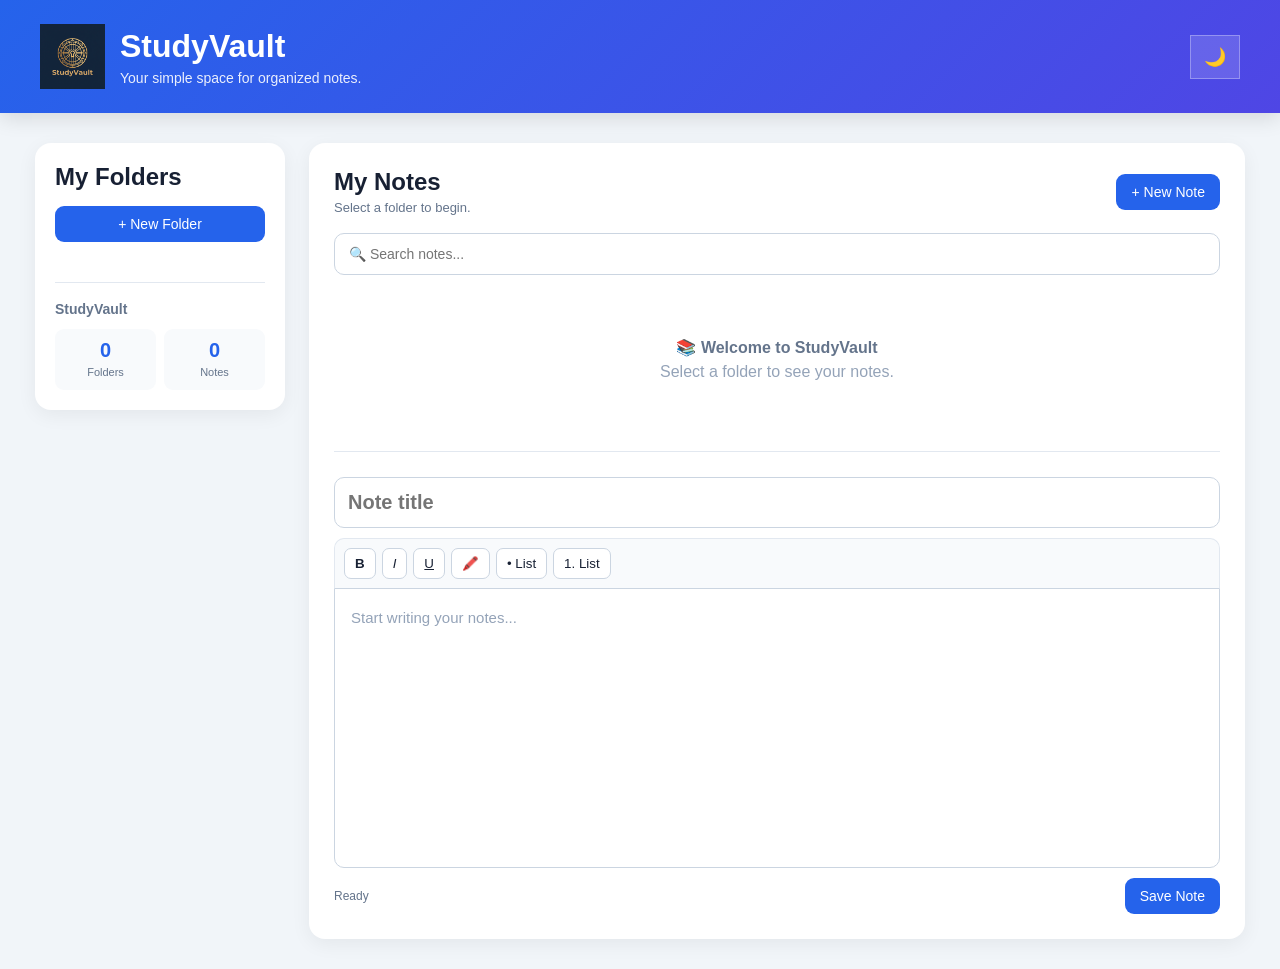
<file: studyvault/index.html>
<!DOCTYPE html>
<html lang="en">

<head>

    <meta charset="UTF-8">

    <meta
        name="viewport"
        content="width=device-width, initial-scale=1.0"
    >

    <title>StudyVault</title>

    <link
        rel="stylesheet"
        href="style.css"
    >

</head>


<body>

    <!-- ================= HEADER ================= -->

    <header>

        <div class="brand">

            <img
                src="logo.png"
                alt="StudyVault Logo"
            >

            <div>

                <h1>StudyVault</h1>

                <p>
                    Your simple space for organized notes.
                </p>

            </div>

        </div>


        <button
            id="themeBtn"
            type="button"
        >
            🌙
        </button>

    </header>


    <!-- ================= MAIN ================= -->

    <main>


        <!-- ================= SIDEBAR ================= -->

        <aside class="sidebar">

            <div class="sidebar-title">

                <h2>My Folders</h2>

            </div>


            <button
                id="addFolderBtn"
                class="primary-btn"
            >
                + New Folder
            </button>


            <div id="folderList"></div>


            <!-- Dashboard -->

            <div class="dashboard">

                <h3>StudyVault</h3>

                <div class="stats">

                    <div>

                        <strong id="folderCount">
                            0
                        </strong>

                        <span>Folders</span>

                    </div>


                    <div>

                        <strong id="noteCount">
                            0
                        </strong>

                        <span>Notes</span>

                    </div>

                </div>

            </div>

        </aside>



        <!-- ================= NOTES AREA ================= -->

        <section class="notes-area">


            <div class="notes-header">

                <div>

                    <h2 id="currentFolderTitle">
                        My Notes
                    </h2>

                    <p id="noteSubtitle">
                        Select a folder to begin.
                    </p>

                </div>


                <button
                    id="addNoteBtn"
                    class="primary-btn"
                >
                    + New Note
                </button>

            </div>



            <!-- Search -->

            <input
                id="searchInput"
                type="text"
                placeholder="🔍 Search notes..."
            >



            <!-- Notes -->

            <div id="notesList"></div>



            <!-- ================= EDITOR ================= -->

            <div id="editor">


                <input
                    id="noteTitle"
                    type="text"
                    placeholder="Note title"
                >



                <!-- Toolbar -->

                <div id="toolbar">


                    <button
                        type="button"
                        onclick="formatText('bold')"
                    >
                        <b>B</b>
                    </button>


                    <button
                        type="button"
                        onclick="formatText('italic')"
                    >
                        <i>I</i>
                    </button>


                    <button
                        type="button"
                        onclick="formatText('underline')"
                    >
                        <u>U</u>
                    </button>


                    <button
                        type="button"
                        onclick="highlightText()"
                    >
                        🖍️
                    </button>


                    <button
                        type="button"
                        onclick="formatText('insertUnorderedList')"
                    >
                        • List
                    </button>


                    <button
                        type="button"
                        onclick="formatText('insertOrderedList')"
                    >
                        1. List
                    </button>

                </div>



                <!-- Editor -->

                <div
                    id="noteContent"
                    contenteditable="true"
                    data-placeholder="Start writing your notes..."
                ></div>



                <div class="editor-footer">

                    <span id="saveStatus">
                        Ready
                    </span>


                    <button
                        id="saveNoteBtn"
                        class="primary-btn"
                    >
                        Save Note
                    </button>

                </div>

            </div>

        </section>

    </main>



    <script src="script.js"></script>

</body>

</html>
</file>
<file: studyvault/style.css>
/* ==========================================
   STUDYVAULT V1
   ========================================== */

* {
    box-sizing: border-box;
    margin: 0;
    padding: 0;
}


body {
    font-family:
        Arial,
        sans-serif;

    background: #f1f5f9;

    color: #172033;

    min-height: 100vh;

    transition:
        background 0.25s ease,
        color 0.25s ease;
}


/* ==========================================
   HEADER
   ========================================== */

header {
    background:
        linear-gradient(
            135deg,
            #2563eb,
            #4f46e5
        );

    color: white;

    padding: 24px 40px;

    display: flex;

    justify-content:
        space-between;

    align-items:
        center;

    box-shadow:
        0 5px 20px
        rgba(0, 0, 0, 0.12);
}


header h1 {
    font-size: 32px;

    margin-bottom: 5px;
}


header p {
    opacity: 0.9;

    font-size: 14px;
}


#themeBtn {
    background:
        rgba(255,255,255,0.15);

    color: white;

    border:
        1px solid
        rgba(255,255,255,0.3);

    font-size: 18px;

    padding: 10px 13px;
}


/* ==========================================
   MAIN
   ========================================== */

main {
    display: grid;

    grid-template-columns:
        250px 1fr;

    gap: 24px;

    max-width: 1250px;

    margin: 30px auto;

    padding:
        0 20px;
}


/* ==========================================
   SIDEBAR
   ========================================== */

.sidebar {
    background: white;

    border-radius: 16px;

    padding: 20px;

    height: fit-content;

    box-shadow:
        0 5px 20px
        rgba(0, 0, 0, 0.06);
}


.sidebar h2 {
    margin-bottom: 15px;
}


.primary-btn {
    background: #2563eb;

    color: white;

    border: none;

    border-radius: 9px;

    padding:
        10px 15px;

    cursor: pointer;

    font-size: 14px;

    transition:
        transform 0.15s ease,
        opacity 0.15s ease;
}


.primary-btn:hover {
    opacity: 0.9;

    transform:
        translateY(-1px);
}


#addFolderBtn {
    width: 100%;

    margin-bottom: 15px;
}


/* ==========================================
   FOLDERS
   ========================================== */

#folderList {
    display: flex;

    flex-direction: column;

    gap: 5px;
}


.folder-item {
    display: flex;

    align-items: center;

    justify-content:
        space-between;

    padding: 8px;

    border-radius: 9px;

    transition:
        background 0.15s ease;
}


.folder-item:hover {
    background: #eff6ff;
}


.folder-name {
    cursor: pointer;

    flex: 1;

    font-size: 14px;
}


.folder-options {
    background: transparent;

    color: #64748b;

    padding:
        4px 7px;

    font-size: 16px;
}


.folder-options:hover {
    background: #e2e8f0;
}


/* ==========================================
   DASHBOARD
   ========================================== */

.dashboard {
    margin-top: 25px;

    border-top:
        1px solid #e2e8f0;

    padding-top: 18px;
}


.dashboard h3 {
    font-size: 14px;

    margin-bottom: 12px;

    color: #64748b;
}


.stats {
    display: grid;

    grid-template-columns:
        1fr 1fr;

    gap: 8px;
}


.stats div {
    background: #f8fafc;

    border-radius: 9px;

    padding: 10px;

    text-align: center;
}


.stats strong {
    display: block;

    font-size: 20px;

    color: #2563eb;
}


.stats span {
    font-size: 11px;

    color: #64748b;
}


/* ==========================================
   NOTES AREA
   ========================================== */

.notes-area {
    background: white;

    border-radius: 16px;

    padding: 25px;

    min-height: 650px;

    box-shadow:
        0 5px 20px
        rgba(0, 0, 0, 0.06);
}


.notes-header {
    display: flex;

    justify-content:
        space-between;

    align-items:
        center;

    gap: 15px;

    margin-bottom: 18px;
}


.notes-header h2 {
    margin-bottom: 4px;
}


.notes-header p {
    font-size: 13px;

    color: #64748b;
}


/* ==========================================
   SEARCH
   ========================================== */

#searchInput {
    width: 100%;

    padding:
        12px 14px;

    border:
        1px solid #cbd5e1;

    border-radius: 10px;

    font-size: 14px;

    outline: none;

    margin-bottom: 18px;

    background: white;

    color: #172033;
}


#searchInput:focus {
    border-color: #2563eb;

    box-shadow:
        0 0 0 3px
        rgba(37,99,235,0.12);
}


/* ==========================================
   NOTES GRID
   ========================================== */

#notesList {
    display: grid;

    grid-template-columns:
        repeat(
            auto-fill,
            minmax(220px, 1fr)
        );

    gap: 15px;
}


/* ==========================================
   NOTE CARD
   ========================================== */

.note-card {
    background: #f8fafc;

    border:
        1px solid #e2e8f0;

    border-radius: 14px;

    padding: 16px;

    min-height: 130px;

    cursor: pointer;

    position: relative;

    transition:
        transform 0.2s ease,
        box-shadow 0.2s ease,
        border-color 0.2s ease;
}


.note-card:hover {
    transform:
        translateY(-3px);

    border-color: #93c5fd;

    box-shadow:
        0 8px 22px
        rgba(37,99,235,0.12);
}


.note-card.pinned {
    border-color: #f59e0b;

    background:
        linear-gradient(
            135deg,
            #fffbeb,
            #fff
        );
}


.note-card-title {
    font-weight: 700;

    margin-bottom: 8px;

    padding-right: 45px;

    word-break: break-word;
}


.note-preview {
    color: #64748b;

    font-size: 13px;

    line-height: 1.5;

    height: 40px;

    overflow: hidden;

    margin-bottom: 12px;
}


.note-time {
    font-size: 11px;

    color: #94a3b8;
}


.note-actions {
    position: absolute;

    right: 10px;

    top: 10px;

    display: flex;

    gap: 3px;
}


.note-actions button {
    background: transparent;

    color: #64748b;

    padding:
        4px 6px;

    font-size: 15px;
}


.note-actions button:hover {
    background: #e2e8f0;
}


.note-actions .delete-btn:hover {
    color: #ef4444;
}


/* ==========================================
   PIN
   ========================================== */

.pin-btn.pinned {
    color: #f59e0b;
}


/* ==========================================
   EDITOR
   ========================================== */

#editor {
    margin-top: 25px;

    border-top:
        1px solid #e2e8f0;

    padding-top: 25px;
}


#noteTitle {
    width: 100%;

    padding: 13px;

    border:
        1px solid #cbd5e1;

    border-radius: 10px;

    font-size: 20px;

    font-weight: 600;

    margin-bottom: 10px;

    outline: none;

    background: white;

    color: #172033;
}


#noteTitle:focus {
    border-color: #2563eb;
}


/* ==========================================
   TOOLBAR
   ========================================== */

#toolbar {
    display: flex;

    flex-wrap: wrap;

    gap: 6px;

    padding: 9px;

    background: #f8fafc;

    border:
        1px solid #e2e8f0;

    border-bottom: none;

    border-radius:
        10px 10px 0 0;
}


#toolbar button {
    background: white;

    color: #172033;

    border:
        1px solid #cbd5e1;

    border-radius: 7px;

    padding:
        7px 10px;

    cursor: pointer;
}


#toolbar button:hover {
    background: #eff6ff;
}


/* ==========================================
   EDITOR CONTENT
   ========================================== */

#noteContent {
    min-height: 280px;

    padding: 16px;

    border:
        1px solid #cbd5e1;

    border-radius:
        0 0 10px 10px;

    outline: none;

    line-height: 1.7;

    font-size: 15px;

    background: white;

    color: #172033;
}


#noteContent:focus {
    border-color: #2563eb;
}


#noteContent:empty:before {
    content: attr(data-placeholder);

    color: #94a3b8;

    pointer-events: none;
}


/* ==========================================
   EDITOR FOOTER
   ========================================== */

.editor-footer {
    display: flex;

    justify-content:
        space-between;

    align-items: center;

    margin-top: 10px;
}


#saveStatus {
    font-size: 12px;

    color: #64748b;
}


/* ==========================================
   SEARCH HIGHLIGHT
   ========================================== */

mark.search-highlight {
    background: yellow;

    color: black;

    padding:
        1px 3px;

    border-radius: 3px;
}


/* ==========================================
   EMPTY STATE
   ========================================== */

.empty-state {
    grid-column: 1 / -1;

    text-align: center;

    padding: 45px 20px;

    color: #94a3b8;
}


.empty-state strong {
    display: block;

    color: #64748b;

    margin-bottom: 6px;
}


/* ==========================================
   DARK MODE
   ========================================== */

body.dark {
    background: #0f172a;

    color: #e2e8f0;
}


body.dark .sidebar,
body.dark .notes-area {
    background: #1e293b;

    box-shadow:
        0 5px 20px
        rgba(0,0,0,0.25);
}


body.dark .note-card {
    background: #172033;

    border-color: #334155;
}


body.dark .note-card:hover {
    border-color: #3b82f6;
}


body.dark .note-card.pinned {
    background: #292314;

    border-color: #f59e0b;
}


body.dark #searchInput,
body.dark #noteTitle,
body.dark #noteContent {
    background: #0f172a;

    color: #e2e8f0;

    border-color: #475569;
}


body.dark #toolbar {
    background: #172033;

    border-color: #334155;
}


body.dark #toolbar button {
    background: #1e293b;

    color: #e2e8f0;

    border-color: #475569;
}


body.dark .stats div {
    background: #172033;
}


body.dark .dashboard {
    border-color: #334155;
}


body.dark .folder-item:hover {
    background: #172033;
}


body.dark .folder-options:hover,
body.dark .note-actions button:hover {
    background: #334155;
}


/* ==========================================
   MOBILE
   ========================================== */

@media (max-width: 750px) {

    header {
        padding: 20px;
    }


    header h1 {
        font-size: 27px;
    }


    main {
        grid-template-columns: 1fr;

        margin-top: 20px;

        padding: 0 12px;
    }


    .sidebar {
        width: 100%;
    }


    .notes-area {
        padding: 18px;
    }


    .notes-header {
        align-items: flex-start;

        flex-direction: column;
    }


    #addNoteBtn {
        width: 100%;
    }


    #notesList {
        grid-template-columns: 1fr;
    }

}
.brand {
    display: flex;
    align-items: center;
    gap: 15px;
}

.brand img {
    width: 65px;
    height: 65px;
    object-fit: contain;
}

.brand h1 {
    margin: 0;
}

.brand p {
    margin: 5px 0 0;
}
</file>
